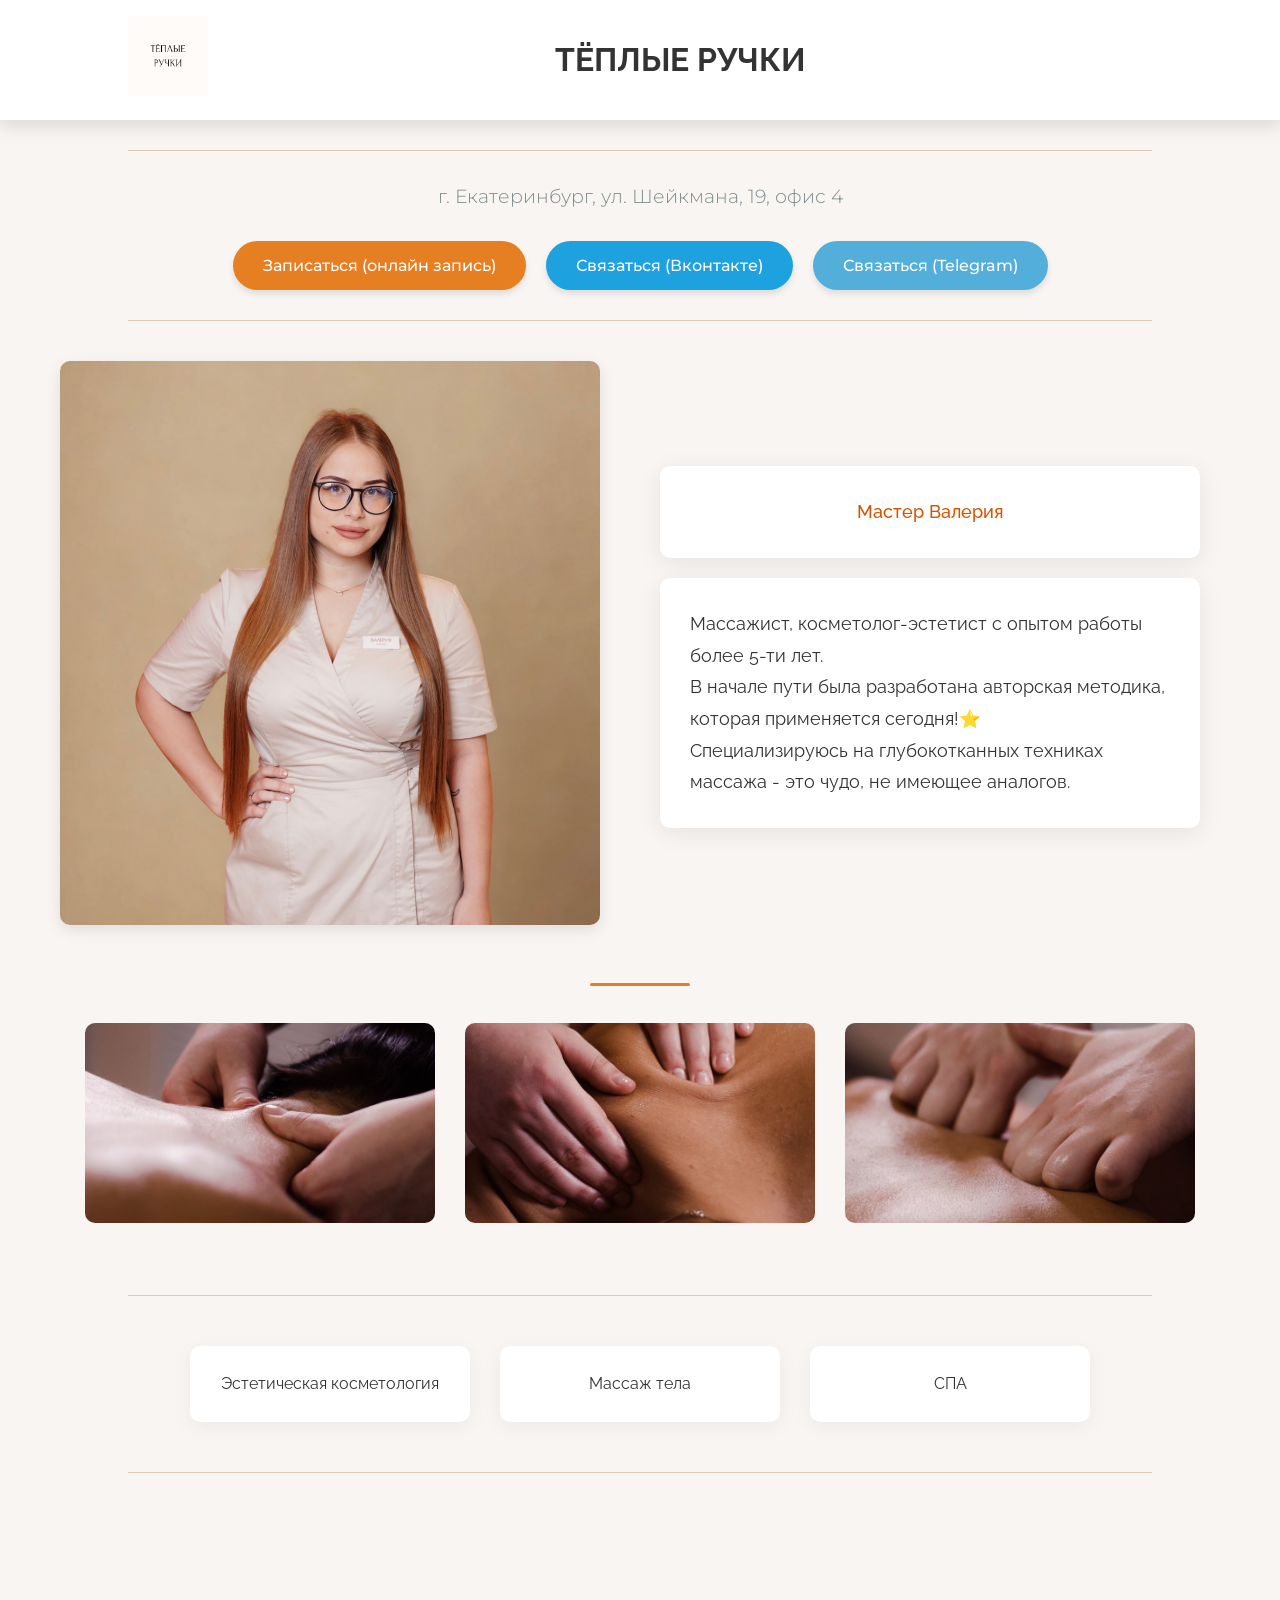
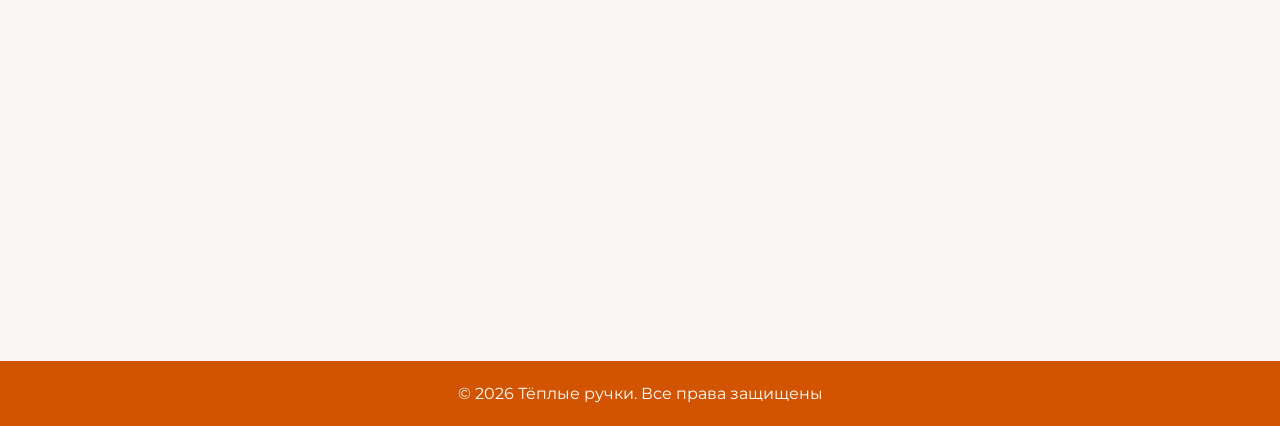
<file: main_page.html>
<!DOCTYPE html>

<head>
    <title>Тёплые ручки</title>
    <link rel="stylesheet" href="css/indexstyle.css">
    <link
        href="https://fonts.googleapis.com/css2?family=Playfair+Display:wght@400;700&family=Montserrat&family=Raleway&family=Pacifico&family=Poppins&display=swap"
        rel="stylesheet">
    <script src="js/main_page.js" defer></script>
</head>

<body>
    <header id="header">
        <div class="container">
            <div class="navbar">
                <a href="#">
                    <img src="images/logo.PNG" alt="logo" class="logo">
                </a>
                <h1>ТЁПЛЫЕ РУЧКИ</h1>
                <div class="spacer"></div>
                <!-- <div class="nav-button">
                    <div class="bar"></div>
                    <div class="bar1"></div>
                    <div class="bar2"></div>
                </div>
                <div class="nav-overlay"></div>
                <div class="nav-items">
                    <div class="menu-header">
                        <div class="menu-title">Меню</div>
                        <button class="close-menu-btn">&times;</button>
                    </div>
                    <ul class="nav-links">
                        <li><a href="#">Главная страница</a></li> -->
                        <!-- <li><a href="#">Обо мне</a></li>
                        <li><a href="#">Портфолио</a></li> -->
                        <!-- <li><a href="https://vk.com/@teplye_ruchki_ekb-kontakty">Контакты</a></li>
                    </ul>
                </div> --> 
            </div>
        </div>
    </header>

    <div class="container">
        
        
        <hr>
        <h3>г. Екатеринбург, ул. Шейкмана, 19, офис 4</h3>

        <div class="buttons-container">
            <button class="btn btn-primary"> <a href="https://dikidi.net/1908437" class="dikidi">Записаться (онлайн запись)</a></button>
            <button class="btn btn-secondary"><a href="https://vk.com/teplye_ruchki_ekb" class="VK">Связаться (Вконтакте)</a></button>
            <button class="btn btn-third"><a href="https://t.me/teplye_ruchki_ekb" class="TG">Связаться (Telegram)</a></button>
        </div>
        <hr>

        <div class="content-block">
            <div class="image-container">
                <img src="images/main-photo.png" alt="Студия массажа">
            </div>
            <div class="MainText">
                <div class="Zagolovok"><p>Мастер Валерия</p></div>
                <p>Массажист, косметолог-эстетист с опытом работы более 5-ти лет.<br>
                    В начале пути была разработана авторская методика, которая применяется сегодня!⭐️ <br>
                    Специализируюсь на глубокотканных техниках массажа - это чудо, не имеющее аналогов.</p>
            </div>
        </div>

        <div class="gallery-container">
            <div class="gallery-item">
                <img src="images/studio-design.jpg" alt="Дизайн студии">
                <!-- <p>Дизайн студии</p> -->
            </div>
            <div class="gallery-item">
                <img src="images/process.jpg" alt="Процесс массажа">
                <!-- <p>Процесс массажа</p> -->
            </div>
            <div class="gallery-item">
                <img src="images/details.jpg" alt="Детали интерьера">
                <!-- <p>Детали интерьера</p> -->
            </div>
        </div>
        <hr>

        <div class="services-container">
            <a class="service-card">Эстетическая косметология</a>
            <a class="service-card">Массаж тела</a>
            <a class="service-card">СПА</a>
        </div>

        <hr>

        <!-- Яндекс карты -->
        <div class="map">
            <iframe src="https://yandex.ru/map-widget/v1/?z=12&ol=biz&oid=191295837847" width="560" height="400" frameborder="0"></iframe>
        </div>
    </div>

    <footer>
        <p>© 2026 Тёплые ручки. Все права защищены</p>
    </footer>
</body>

</html>
</file>
<file: css/indexstyle.css>
/* Сброс отступов и базовые настройки */
* {
    margin: 0;
    padding: 0;
    box-sizing: border-box;
    transition: background-color 0.3s, transform 0.3s, box-shadow 0.3s;
}

body {
    font-family: 'Raleway', sans-serif;
    background-color: #f8f5f2; /* Теплый нейтральный фон */
    color: #333;
    line-height: 1.6;
}

a.VK, a.dikidi, a.TG {
    color: white;
    text-decoration: none;
}

/*Разделительные линии*/
hr {
    border: none;
    height: 1px;
    background-color: #e0c9b7;
    margin: 30px auto;
    width: 80%;
}
/*Конец разделительных линий*/

/*Заголовок сайта*/
.warm-hands {
    width: 100%;
    background-color: #d35400; /* Оранжевый фон */
    padding: 40px 0;
    margin: 0;
    text-align: center;
    box-shadow: 0 4px 6px rgba(0,0,0,0.1);
    background: linear-gradient(135deg, #d35400 0%, #e67e22 100%);
}

.warm-hands h1 {
    font-family: 'Playfair Display', serif;
    font-size: 4rem;
    color: white; /* Белый текст на оранжевом фоне */
    margin: 0 auto;
    padding: 0 20px;
    position: relative;
    display: inline-block;
}

.warm-hands {
    transition: background-color 0.5s ease;
}

.warm-hands:hover {
    background-color: #e67e22; /* Светлее при наведении */
}
/*Конец заголовка сайта*/

h3 {
    text-align: center;
    font-family: 'Montserrat', sans-serif;
    color: #7f8c8d;
    font-weight: 300;
    font-size: 1.2rem;
    margin: 15px 0;
}

.buttons-container {
    display: flex;
    justify-content: center;
    gap: 20px;
    margin: 30px auto;
    flex-wrap: wrap;
}

.btn {
    padding: 15px 30px;
    border-radius: 30px;
    font-family: 'Montserrat', sans-serif;
    font-weight: 500;
    cursor: pointer;
    transition: all 0.3s ease;
    border: none;
    box-shadow: 0 4px 6px rgba(0,0,0,0.1);
    font-size: 1rem;
}

.btn-primary {
    background: #e67e22;
    color: white;
}

.btn-secondary {
    background: rgb(29, 161, 223);
    color: white;
}

.btn-third {
    background: rgb(83, 175, 218);
    color: white;
}

.btn:hover {
    transform: translateY(-3px);
    box-shadow: 0 6px 12px rgba(0,0,0,0.15);
}

/* Блок с фото и текстом */
.content-block {
    display: flex;
    align-items: center;
    max-width: 1200px;
    margin: 40px auto;
    gap: 40px;
    padding: 0 20px;
}

.image-container {
    flex: 1;
    min-width: 300px;
}

.image-container img {
    width: 100%;
    height: auto;
    border-radius: 10px;
    box-shadow: 0 5px 15px rgba(0,0,0,0.1);
}

.MainText {
    flex: 1;
    /* text-align: left; */
    padding: 0;
}

/*Основной текст*/
.MainText {
    max-width: 800px;
    margin: 40px auto;
    padding: 0 20px;
    text-align:left;
}

.Zagolovok {
    text-align: center;
}

.MainText p:first-child {
    font-size: 1.8rem;
    color: #d35400;
    font-weight: 500;
    margin-bottom: 20px;
}

.MainText p:last-child {
    background: white;
    padding: 30px;
    border-radius: 10px;
    box-shadow: 0 5px 25px rgba(0,0,0,0.08);
    font-size: 1.1rem;
    line-height: 1.8;
}
/*Конец основного текста*/

/* Галерея изображений */
.gallery-container {
    display: flex;
    justify-content: center;
    gap: 30px;
    max-width: 1200px;
    margin: 50px auto;
    padding: 0 20px;
    flex-wrap: wrap;
}

.gallery-item {
    flex: 1;
    min-width: 250px;
    max-width: 350px;
    text-align: center;
}

.gallery-item img {
    width: 100%;
    height: 200px;
    object-fit: cover;
    border-radius: 10px;
    margin-bottom: 15px;
    transition: all 0.3s ease;
}

.gallery-item p {
    font-family: 'Montserrat', sans-serif;
    color: #d35400;
    font-weight: 500;
}

.gallery-item img:hover {
    transform: translateY(-5px);
    box-shadow: 0 10px 20px rgba(0,0,0,0.15);
}

.gallery-item {
    opacity: 0;
    transform: translateY(20px);
    animation: fadeIn 0.8s ease-out forwards;
}

.gallery-item:nth-child(1) { animation-delay: 0.2s; }
.gallery-item:nth-child(2) { animation-delay: 0.4s; }
.gallery-item:nth-child(3) { animation-delay: 0.6s; }

.gallery-container {
    position: relative;
    padding-top: 40px;
}

.gallery-container::before {
    content: "";
    position: absolute;
    top: 0;
    left: 50%;
    transform: translateX(-50%);
    width: 100px;
    height: 3px;
    background: #e67e22;
    border-radius: 3px;
}

.services-container {
    display: flex;
    justify-content: center;
    gap: 30px;
    margin: 50px auto;
    flex-wrap: wrap;
}

.service-card {
    background: white;
    padding: 25px;
    border-radius: 10px;
    width: 280px;
    text-align: center;
    box-shadow: 0 5px 20px rgba(0,0,0,0.05);
    transition: all 0.3s ease;
}

.service-card:hover {
    transform: translateY(-5px);
    box-shadow: 0 10px 25px rgba(0,0,0,0.1);
}

.service-card h3 {
    color: #d35400;
    font-family: 'Playfair Display', serif;
    margin-bottom: 15px;
    position: relative;
    padding-bottom: 10px;
}

.service-card h3:after {
    content: "";
    position: absolute;
    bottom: 0;
    left: 50%;
    transform: translateX(-50%);
    width: 50px;
    height: 2px;
    background: #e67e22;
}

html {
    scroll-behavior: smooth;
}

img {
    max-width: 100%;
    height: auto;
    border-radius: 8px;
    transition: transform 0.3s ease;
}

img:hover {
    transform: scale(1.03);
}

footer {
    background: #d35400;
    color: white;
    text-align: center;
    padding: 20px;
    margin-top: 50px;
    font-family: 'Montserrat', sans-serif;
}

.map {
    text-align: center;
    
}

@keyframes fadeIn {
    from { opacity: 0; transform: translateY(20px); }
    to { opacity: 1; transform: translateY(0); }
}

.warm-hands, .MainText, .buttons-container, .services-container {
    animation: fadeIn 0.8s ease-out forwards;
}

.MainText { animation-delay: 0.2s; }
.buttons-container { animation-delay: 0.4s; }
.services-container { animation-delay: 0.6s; }

@media (max-width: 768px) {
    .warm-hands h1 {
        font-size: 2.5rem;
    }
    
    .ButtonsTable, .ThreeTable {
        display: flex;
        flex-direction: column;
        border-spacing: 10px;
    }
    
    .ButtonsTable th, .ThreeTable th {
        margin-bottom: 10px;
    }
    
    .ThreeText {
        display: flex;
        flex-direction: column;
    }
    
    .ThreeText th {
        margin-bottom: 30px;
    }
}

/* МЕНЮ */

#header {
    position: sticky;
    top: 0;
    width: 100%;
    box-shadow: 0rem .5rem 1rem rgba(0, 0, 0, .1);
    background-color: white;
    z-index: 1000;
}

.navbar {
    display: flex;
    justify-content: space-between;
    align-items: center;
    padding: 1rem 5%;
    position: relative;
}

.logo {
    width: 5rem;
}

/* Бургер-меню всегда видимо и двигается со страницей */
.nav-button {
    display: block;
    cursor: pointer;
    z-index: 1002;
    position: relative;
}

.bar, .bar1, .bar2 {
    width: 4rem;
    height: 0.5rem;
    background: #333;
    margin: 0.5rem 0;
    border-radius: 0.5rem;
    transition: .3s;
}

/* Прячем бургер-иконку при открытом меню */
.nav-button.change {
    opacity: 0;
    visibility: hidden;
}

/* Боковое меню справа */
.nav-items {
    position: fixed;
    right: -300px; /* Скрыто за правым краем */
    top: 0;
    width: 300px;
    height: 100vh;
    background: white;
    transition: right 0.4s cubic-bezier(0.4, 0, 0.2, 1);
    z-index: 1001;
    box-shadow: -5px 0 15px rgba(0, 0, 0, 0.1);
    overflow-y: auto;
    display: flex;
    flex-direction: column;
}

.nav-items.show {
    right: 0; /* Появляется справа */
}

/* Шапка меню (внутри меню) */
.menu-header {
    background: white;
    padding: 20px 30px;
    display: flex;
    justify-content: space-between;
    align-items: center;
    border-bottom: 1px solid #f0f0f0;
    position: sticky;
    top: 0;
    z-index: 2;
}

.close-menu-btn {
    cursor: pointer;
    background: none;
    border: none;
    font-size: 2.5rem;
    color: #333;
    transition: color 0.3s ease;
    padding: 5px;
    line-height: 1;
    display: flex;
    align-items: center;
    justify-content: center;
}

.close-menu-btn:hover {
    color: #d35400;
}

.menu-title {
    font-family: 'Playfair Display', serif;
    font-size: 1.5rem;
    color: #d35400;
    font-weight: 600;
}

/* Ссылки меню */
.nav-links {
    list-style: none;
    padding: 20px 30px;
    flex-grow: 1;
}

.nav-links li {
    margin: 1.5rem 0;
    width: 100%;
    text-align: left;
    border-bottom: 1px solid #f0f0f0;
    padding-bottom: 1.5rem;
}

.nav-links li:last-child {
    border-bottom: none;
}

.nav-links li a {
    display: block;
    text-decoration: none;
    color: #333;
    font-size: 1.2rem;
    font-family: 'Montserrat', sans-serif;
    padding: 10px 0;
    transition: all 0.3s ease;
    font-weight: 500;
}

.nav-links li a:hover {
    color: #d35400;
    padding-left: 10px;
}

/* Затемнение фона при открытом меню */
.nav-overlay {
    position: fixed;
    top: 0;
    left: 0;
    width: 100%;
    height: 100%;
    background: rgba(0, 0, 0, 0.5);
    opacity: 0;
    visibility: hidden;
    transition: all 0.3s ease;
    z-index: 1000;
}

.nav-overlay.active {
    opacity: 1;
    visibility: visible;
}

/* Для больших экранов можно сделать меню шире */
@media screen and (min-width: 768px) {
    .navbar {
        padding: 1rem 10%;
    }
    
    .nav-items {
        width: 350px;
        right: -350px;
    }
    
    .nav-links li a {
        font-size: 1.4rem;
    }
}

/* Адаптация для очень маленьких экранов */
@media screen and (max-width: 480px) {
    .nav-items {
        width: 280px;
        right: -280px;
    }
    
    .menu-header {
        padding: 15px 20px;
    }
    
    .nav-links {
        padding: 20px;
    }
    
    .nav-links li a {
        font-size: 1.1rem;
    }
    
    .bar, .bar1, .bar2 {
        width: 3rem;
    }
    
    .close-menu-btn {
        font-size: 2rem;
    }
}
</file>
